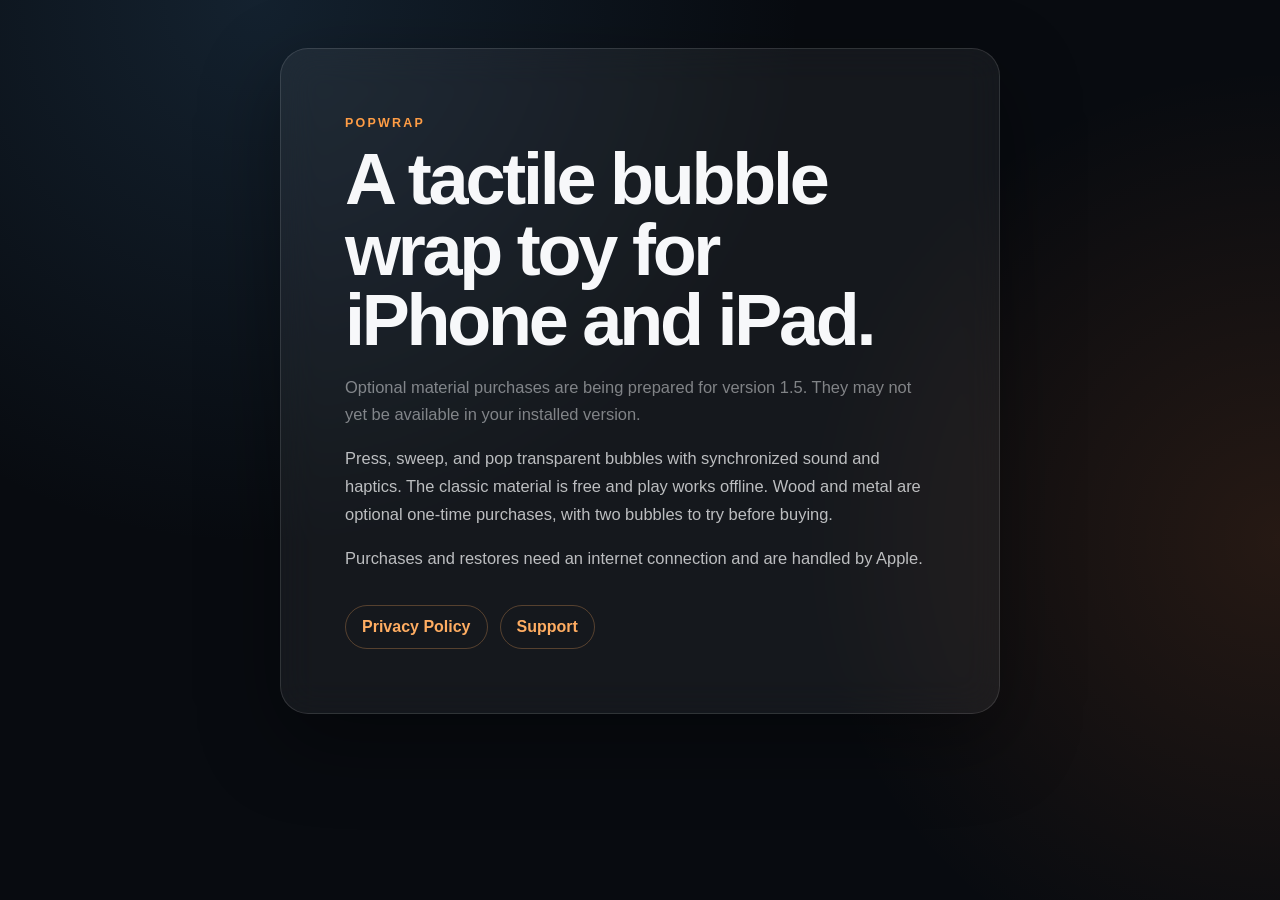
<file: index.html>
<!doctype html>
<html lang="en">
<head>
  <meta charset="utf-8">
  <meta name="viewport" content="width=device-width, initial-scale=1">
  <meta name="description" content="Popwrap privacy and support resources.">
  <title>Popwrap</title>
  <link rel="stylesheet" href="styles.css">
</head>
<body>
  <main class="card">
    <p class="eyebrow">POPWRAP</p>
    <h1>A tactile bubble wrap toy for iPhone and iPad.</h1>
    <p class="updated">Optional material purchases are being prepared for version 1.5. They may not yet be available in your installed version.</p>
    <p>Press, sweep, and pop transparent bubbles with synchronized sound and haptics. The classic material is free and play works offline. Wood and metal are optional one-time purchases, with two bubbles to try before buying.</p>
    <p>Purchases and restores need an internet connection and are handled by Apple.</p>
    <nav aria-label="Resources">
      <a href="privacy.html">Privacy Policy</a>
      <a href="support.html">Support</a>
    </nav>
  </main>
</body>
</html>
</file>
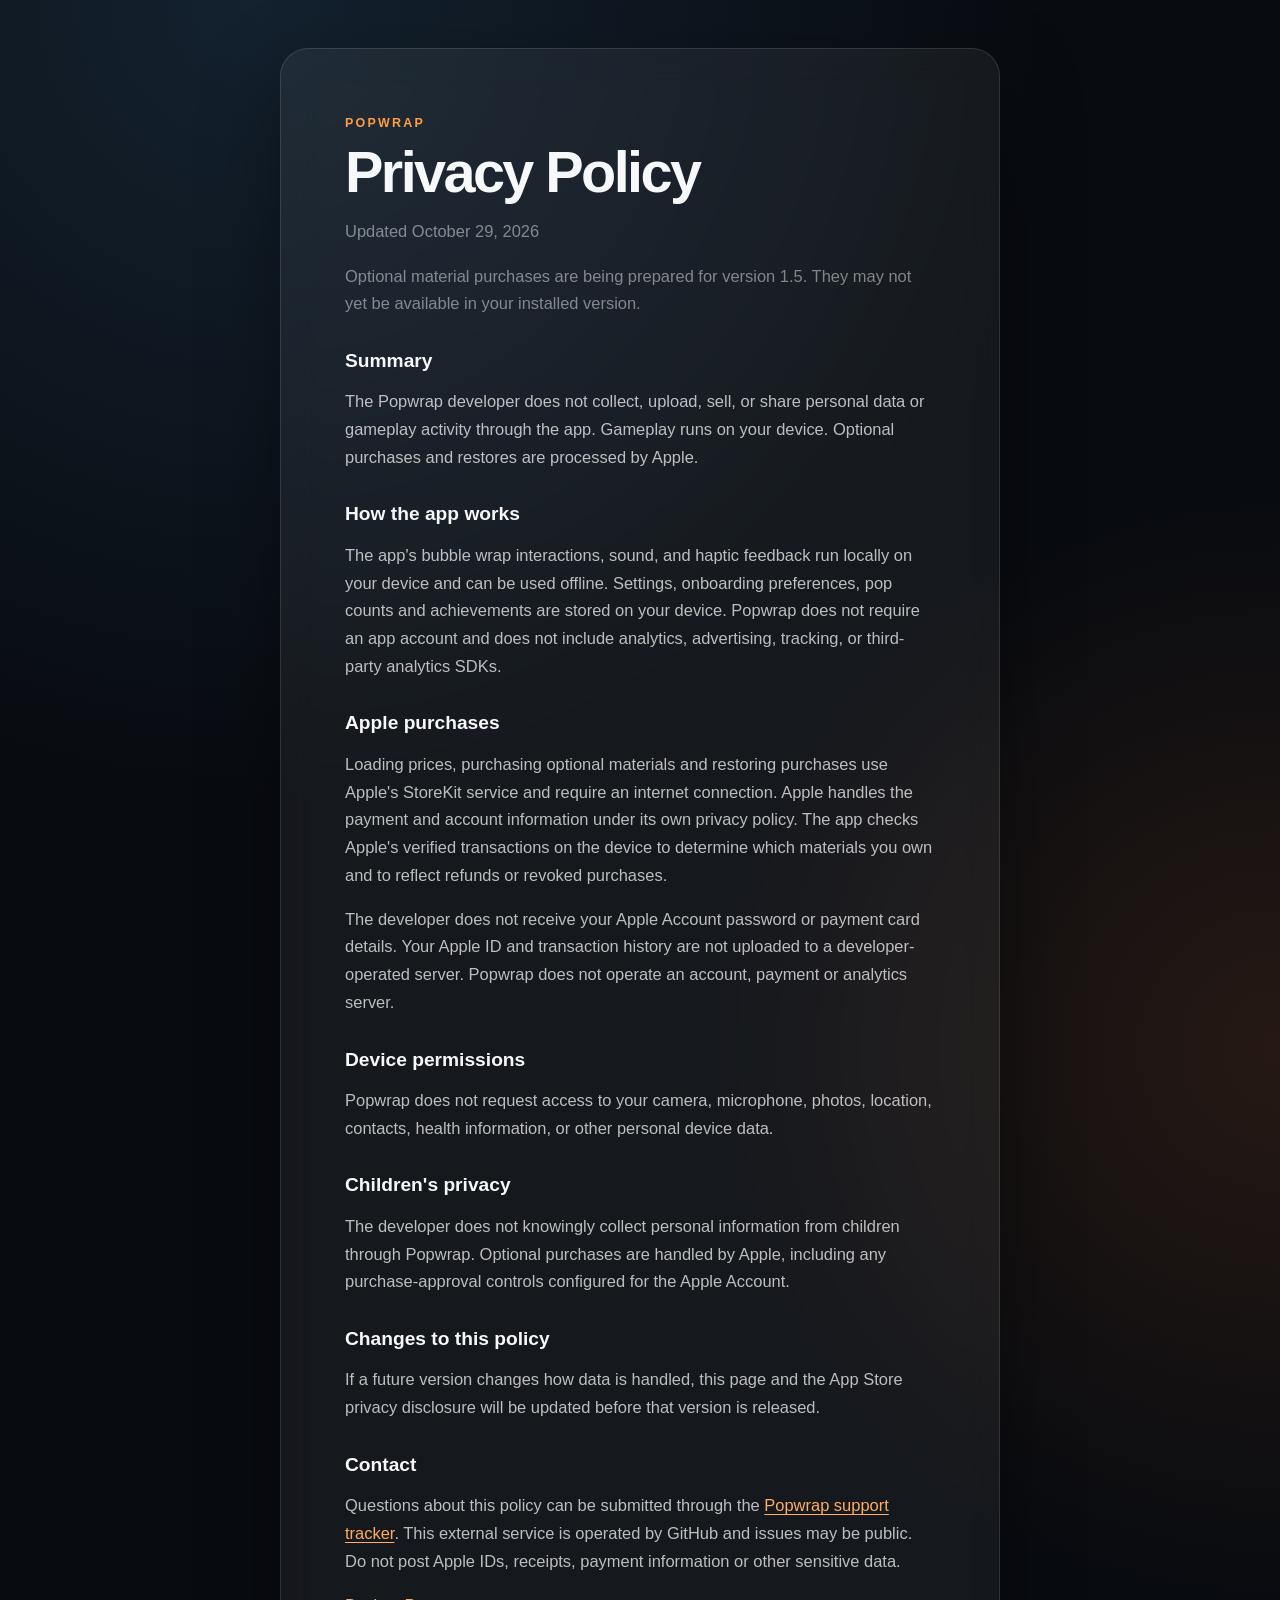
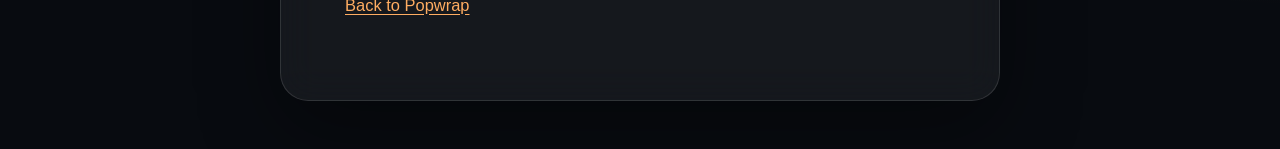
<file: privacy.html>
<!doctype html>
<html lang="en">
<head>
  <meta charset="utf-8">
  <meta name="viewport" content="width=device-width, initial-scale=1">
  <meta name="description" content="Popwrap Privacy Policy.">
  <title>Privacy Policy — Popwrap</title>
  <link rel="stylesheet" href="styles.css">
</head>
<body>
  <main class="card document">
    <p class="eyebrow">POPWRAP</p>
    <h1>Privacy Policy</h1>
    <p class="updated">Updated October 29, 2026</p>
    <p class="updated">Optional material purchases are being prepared for version 1.5. They may not yet be available in your installed version.</p>

    <h2>Summary</h2>
    <p>The Popwrap developer does not collect, upload, sell, or share personal data or gameplay activity through the app. Gameplay runs on your device. Optional purchases and restores are processed by Apple.</p>

    <h2>How the app works</h2>
    <p>The app's bubble wrap interactions, sound, and haptic feedback run locally on your device and can be used offline. Settings, onboarding preferences, pop counts and achievements are stored on your device. Popwrap does not require an app account and does not include analytics, advertising, tracking, or third-party analytics SDKs.</p>

    <h2>Apple purchases</h2>
    <p>Loading prices, purchasing optional materials and restoring purchases use Apple's StoreKit service and require an internet connection. Apple handles the payment and account information under its own privacy policy. The app checks Apple's verified transactions on the device to determine which materials you own and to reflect refunds or revoked purchases.</p>
    <p>The developer does not receive your Apple Account password or payment card details. Your Apple ID and transaction history are not uploaded to a developer-operated server. Popwrap does not operate an account, payment or analytics server.</p>

    <h2>Device permissions</h2>
    <p>Popwrap does not request access to your camera, microphone, photos, location, contacts, health information, or other personal device data.</p>

    <h2>Children's privacy</h2>
    <p>The developer does not knowingly collect personal information from children through Popwrap. Optional purchases are handled by Apple, including any purchase-approval controls configured for the Apple Account.</p>

    <h2>Changes to this policy</h2>
    <p>If a future version changes how data is handled, this page and the App Store privacy disclosure will be updated before that version is released.</p>

    <h2>Contact</h2>
    <p>Questions about this policy can be submitted through the <a href="https://github.com/hanhany1021-droid/pocket-pop-support/issues">Popwrap support tracker</a>. This external service is operated by GitHub and issues may be public. Do not post Apple IDs, receipts, payment information or other sensitive data.</p>

    <p><a href="index.html">Back to Popwrap</a></p>
  </main>
</body>
</html>
</file>
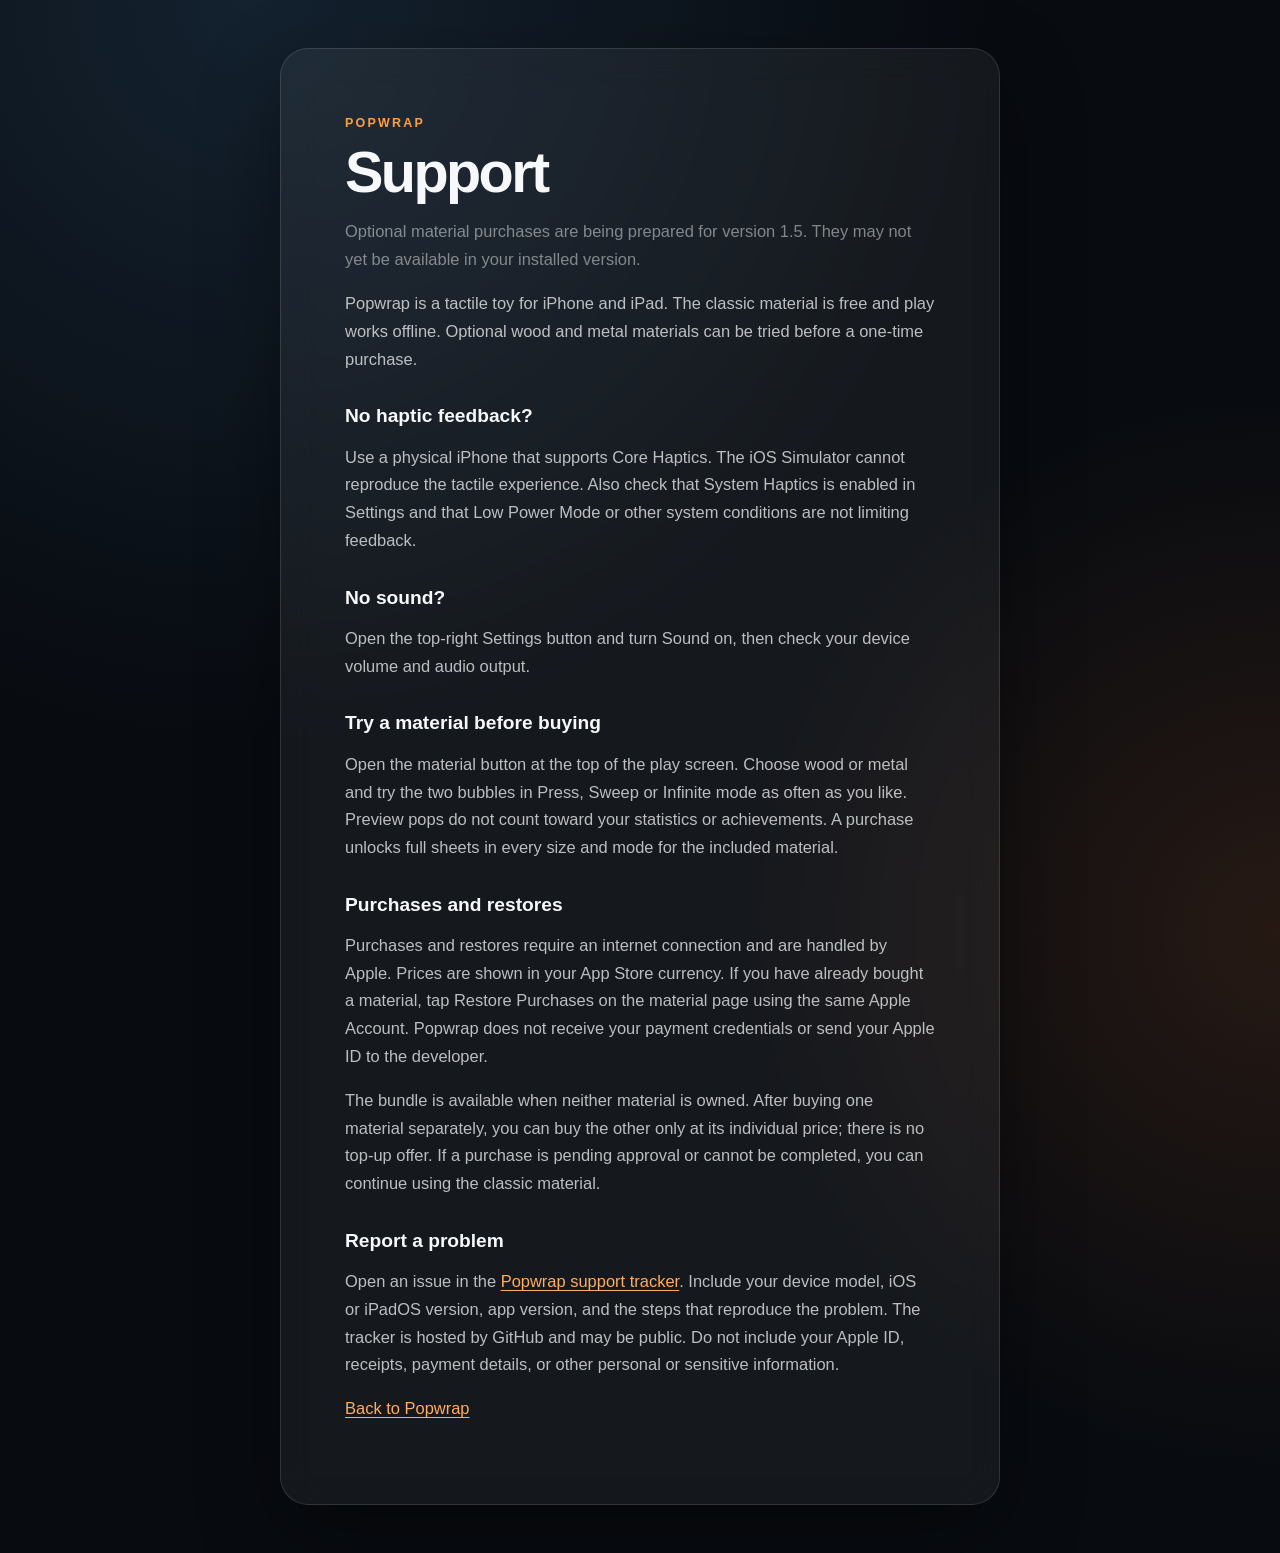
<file: support.html>
<!doctype html>
<html lang="en">
<head>
  <meta charset="utf-8">
  <meta name="viewport" content="width=device-width, initial-scale=1">
  <meta name="description" content="Popwrap support.">
  <title>Support — Popwrap</title>
  <link rel="stylesheet" href="styles.css">
</head>
<body>
  <main class="card document">
    <p class="eyebrow">POPWRAP</p>
    <h1>Support</h1>
    <p class="updated">Optional material purchases are being prepared for version 1.5. They may not yet be available in your installed version.</p>
    <p>Popwrap is a tactile toy for iPhone and iPad. The classic material is free and play works offline. Optional wood and metal materials can be tried before a one-time purchase.</p>

    <h2>No haptic feedback?</h2>
    <p>Use a physical iPhone that supports Core Haptics. The iOS Simulator cannot reproduce the tactile experience. Also check that System Haptics is enabled in Settings and that Low Power Mode or other system conditions are not limiting feedback.</p>

    <h2>No sound?</h2>
    <p>Open the top-right Settings button and turn Sound on, then check your device volume and audio output.</p>

    <h2>Try a material before buying</h2>
    <p>Open the material button at the top of the play screen. Choose wood or metal and try the two bubbles in Press, Sweep or Infinite mode as often as you like. Preview pops do not count toward your statistics or achievements. A purchase unlocks full sheets in every size and mode for the included material.</p>

    <h2>Purchases and restores</h2>
    <p>Purchases and restores require an internet connection and are handled by Apple. Prices are shown in your App Store currency. If you have already bought a material, tap Restore Purchases on the material page using the same Apple Account. Popwrap does not receive your payment credentials or send your Apple ID to the developer.</p>
    <p>The bundle is available when neither material is owned. After buying one material separately, you can buy the other only at its individual price; there is no top-up offer. If a purchase is pending approval or cannot be completed, you can continue using the classic material.</p>

    <h2>Report a problem</h2>
    <p>Open an issue in the <a href="https://github.com/hanhany1021-droid/pocket-pop-support/issues">Popwrap support tracker</a>. Include your device model, iOS or iPadOS version, app version, and the steps that reproduce the problem. The tracker is hosted by GitHub and may be public. Do not include your Apple ID, receipts, payment details, or other personal or sensitive information.</p>

    <p><a href="index.html">Back to Popwrap</a></p>
  </main>
</body>
</html>
</file>
<file: styles.css>
:root {
  color-scheme: dark;
  font-family: -apple-system, BlinkMacSystemFont, "Segoe UI", sans-serif;
  background: #080b10;
  color: #f7f8fa;
}

* { box-sizing: border-box; }

body {
  min-height: 100vh;
  margin: 0;
  padding: 48px 20px;
  display: grid;
  place-items: start center;
  background:
    radial-gradient(circle at 20% 0%, rgba(67, 124, 171, 0.2), transparent 40%),
    radial-gradient(circle at 100% 60%, rgba(255, 126, 46, 0.12), transparent 34%),
    #080b10;
}

.card {
  width: min(100%, 720px);
  padding: clamp(28px, 6vw, 64px);
  border: 1px solid rgba(255, 255, 255, 0.12);
  border-radius: 28px;
  background: rgba(255, 255, 255, 0.055);
  box-shadow: 0 28px 80px rgba(0, 0, 0, 0.38);
  backdrop-filter: blur(18px);
}

.eyebrow {
  margin: 0 0 10px;
  color: #ff9d45;
  font-size: 0.78rem;
  font-weight: 800;
  letter-spacing: 0.18em;
}

h1 {
  margin: 0 0 18px;
  font-size: clamp(2.2rem, 8vw, 4.5rem);
  line-height: 0.98;
  letter-spacing: -0.045em;
}

.document h1 { font-size: clamp(2.1rem, 7vw, 3.6rem); }

h2 {
  margin: 32px 0 8px;
  font-size: 1.2rem;
}

p {
  color: rgba(247, 248, 250, 0.74);
  font-size: 1.03rem;
  line-height: 1.68;
}

.updated { color: rgba(247, 248, 250, 0.48); }

nav {
  display: flex;
  flex-wrap: wrap;
  gap: 12px;
  margin-top: 32px;
}

a {
  color: #ffad62;
  text-underline-offset: 0.18em;
}

nav a {
  padding: 12px 16px;
  border: 1px solid rgba(255, 173, 98, 0.28);
  border-radius: 999px;
  text-decoration: none;
  font-weight: 700;
}

nav a:hover { background: rgba(255, 173, 98, 0.1); }
</file>
